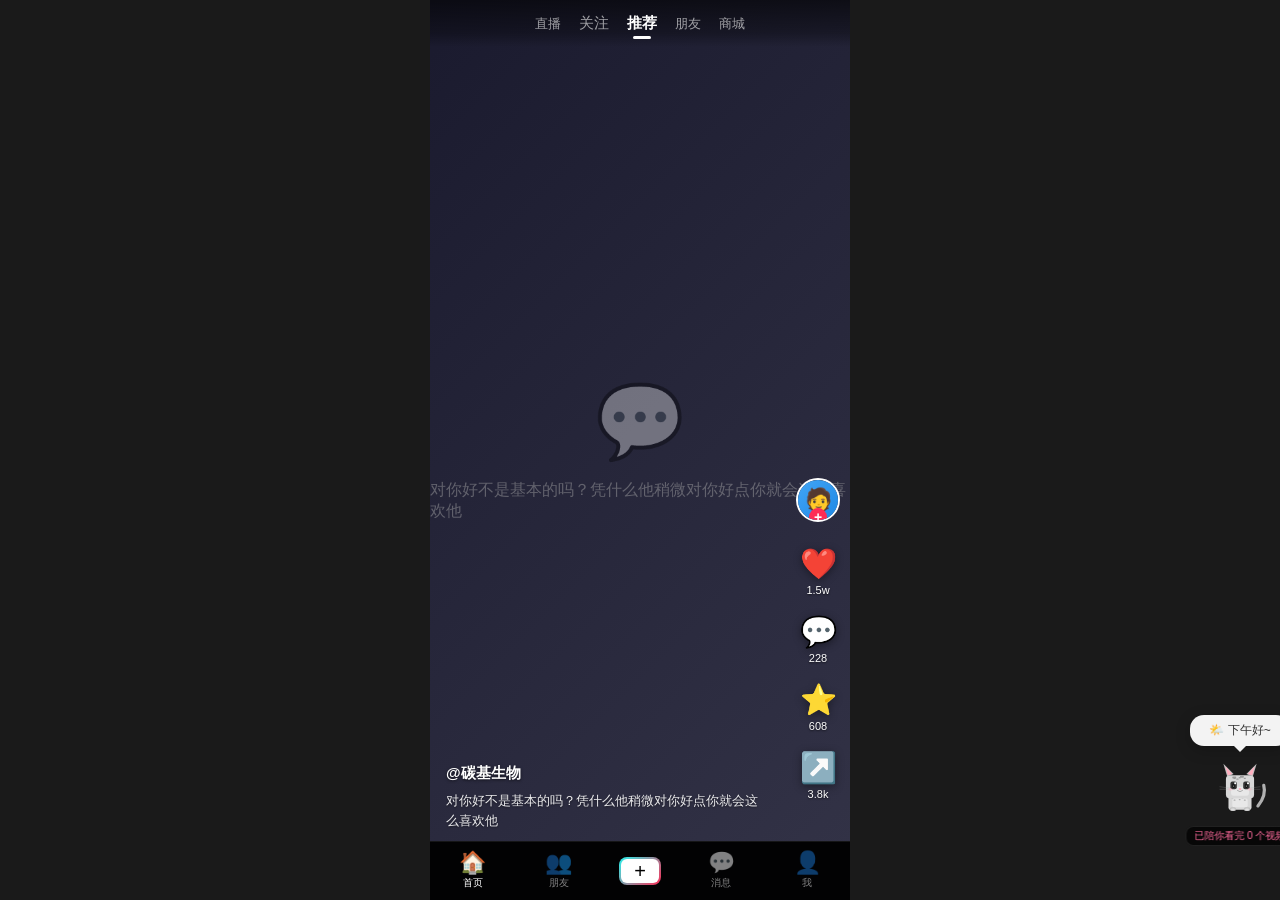
<file: index.html>
<!DOCTYPE html>
<html lang="zh-CN">
<head>
<meta charset="UTF-8">
<meta name="viewport" content="width=device-width, initial-scale=1.0, user-scalable=no">
<title>🐱 桌宠陪伴门户</title>
<link rel="stylesheet" href="css/style.css">
</head>
<body>

<!-- 顶部导航（抖音风格） -->
<div id="top-nav">
  <div class="nav-tab nav-tab-small" data-cat="live">直播</div>
  <div class="nav-tab" data-cat="follow" onclick="switchTab(this)">关注</div>
  <div class="nav-tab active" data-cat="recommend" onclick="switchTab(this)">推荐</div>
  <div class="nav-tab nav-tab-small" data-cat="friend">朋友</div>
  <div class="nav-tab nav-tab-small" data-cat="shop">商城</div>
</div>

<!-- 视频流主页 -->
<div id="video-feed">
  <div id="video-slider"></div>
</div>

<!-- 底部导航 -->
<div id="bottom-nav">
  <div class="bottom-nav-item active">
    <span class="nav-icon">🏠</span>
    <span class="nav-label">首页</span>
  </div>
  <div class="bottom-nav-item">
    <span class="nav-icon">👥</span>
    <span class="nav-label">朋友</span>
  </div>
  <div class="bottom-nav-add">
    <span>+</span>
  </div>
  <div class="bottom-nav-item">
    <span class="nav-icon">💬</span>
    <span class="nav-label">消息</span>
  </div>
  <div class="bottom-nav-item">
    <span class="nav-icon">👤</span>
    <span class="nav-label">我</span>
  </div>
</div>

<!-- 全屏分区页面 -->
<div id="category-page">
  <button class="category-close" onclick="closeCategoryPage()">✕</button>
  <div class="category-header">
    <div class="category-header-title">分区</div>
    <div class="category-header-sub">双击小猫可打开此页面</div>
  </div>
  <div class="category-section">
    <div class="category-section-title">推荐分区</div>
    <div class="category-grid">
      <div class="category-item" onclick="selectCategory('study')">
        <div class="category-icon icon-study">📚</div>
        <div class="category-label">学习区</div>
      </div>
      <div class="category-item" onclick="selectCategory('game')">
        <div class="category-icon icon-game">🎮</div>
        <div class="category-label">游戏区</div>
      </div>
      <div class="category-item" onclick="selectCategory('food')">
        <div class="category-icon icon-food">🍜</div>
        <div class="category-label">美食区</div>
      </div>
      <div class="category-item" onclick="selectCategory('fashion')">
        <div class="category-icon icon-fashion">👗</div>
        <div class="category-label">穿搭区</div>
      </div>
      <div class="category-item" onclick="selectCategory('music')">
        <div class="category-icon icon-music">🎵</div>
        <div class="category-label">音乐区</div>
      </div>
      <div class="category-item" onclick="selectCategory('dance')">
        <div class="category-icon icon-dance">💃</div>
        <div class="category-label">舞蹈区</div>
      </div>
      <div class="category-item" onclick="selectCategory('anime')">
        <div class="category-icon icon-anime">🎬</div>
        <div class="category-label">动画区</div>
      </div>
      <div class="category-item" onclick="selectCategory('tech')">
        <div class="category-icon icon-tech">💻</div>
        <div class="category-label">科技区</div>
      </div>
    </div>
  </div>
  <div class="category-section">
    <div class="category-section-title">更多分区</div>
    <div class="category-grid">
      <div class="category-item" onclick="selectCategory('fitness')">
        <div class="category-icon icon-fitness">💪</div>
        <div class="category-label">健身区</div>
      </div>
      <div class="category-item" onclick="selectCategory('travel')">
        <div class="category-icon icon-travel">✈️</div>
        <div class="category-label">旅行区</div>
      </div>
      <div class="category-item" onclick="selectCategory('knowledge')">
        <div class="category-icon icon-knowledge">💡</div>
        <div class="category-label">知识区</div>
      </div>
      <div class="category-item" onclick="selectCategory('vlog')">
        <div class="category-icon icon-vlog">📹</div>
        <div class="category-label">Vlog</div>
      </div>
      <div class="category-item" onclick="selectCategory('ai')">
        <div class="category-icon icon-ai">🤖</div>
        <div class="category-label">AI</div>
      </div>
      <div class="category-item" onclick="selectCategory('pet')">
        <div class="category-icon icon-pet">🐾</div>
        <div class="category-label">萌宠区</div>
      </div>
      <div class="category-item" onclick="selectCategory('film')">
        <div class="category-icon icon-film">🎥</div>
        <div class="category-label">影视区</div>
      </div>
      <div class="category-item" onclick="selectCategory('life')">
        <div class="category-icon icon-life">🌿</div>
        <div class="category-label">生活区</div>
      </div>
    </div>
  </div>
</div>

<!-- 悬浮窗桌宠 -->
<div id="pet-fab">
  <div id="speech-bubble"></div>
  <span class="sleep-zzz">Z</span>
  <span class="sleep-zzz">z</span>
  <span class="sleep-zzz">Z</span>
  <svg id="cat-svg" width="64" height="64" viewBox="0 0 100 100" xmlns="http://www.w3.org/2000/svg">
    <!-- 尾巴 -->
    <path class="cat-tail" d="M 78 78 Q 92 62 88 46" stroke="#B0B0B0" stroke-width="5" fill="none" stroke-linecap="round">
      <animateTransform attributeName="transform" type="rotate" values="0 78 78;8 78 78;0 78 78;-5 78 78;0 78 78" dur="2s" repeatCount="indefinite"/>
    </path>
    <!-- 身体 -->
    <g class="cat-body">
      <!-- 身体主体 - 灰白色 -->
      <rect x="32" y="62" width="36" height="22" rx="4" fill="#D8D8D8"/>
      <!-- 肚子 - 更浅 -->
      <rect x="38" y="66" width="24" height="14" rx="3" fill="#E8E8E8"/>
      <!-- 虎斑纹路 - 身体 -->
      <rect x="36" y="64" width="4" height="2" rx="1" fill="#999"/>
      <rect x="44" y="63" width="4" height="2" rx="1" fill="#999"/>
      <rect x="52" y="64" width="4" height="2" rx="1" fill="#999"/>
      <rect x="60" y="63" width="4" height="2" rx="1" fill="#999"/>
      <rect x="40" y="68" width="3" height="2" rx="1" fill="#888" opacity="0.6"/>
      <rect x="48" y="67" width="3" height="2" rx="1" fill="#888" opacity="0.6"/>
      <rect x="56" y="68" width="3" height="2" rx="1" fill="#888" opacity="0.6"/>
      <!-- 前爪 -->
      <rect x="34" y="80" width="10" height="6" rx="3" fill="#C0C0C0"/>
      <rect x="36" y="82" width="6" height="3" rx="1.5" fill="#E0E0E0"/>
      <rect x="56" y="80" width="10" height="6" rx="3" fill="#C0C0C0"/>
      <rect x="58" y="82" width="6" height="3" rx="1.5" fill="#E0E0E0"/>
    </g>
    <!-- 头部 -->
    <rect x="28" y="30" width="44" height="36" rx="6" fill="#D8D8D8"/>
    <!-- 头顶虎斑纹 -->
    <rect x="38" y="32" width="6" height="3" rx="1" fill="#999"/>
    <rect x="50" y="31" width="6" height="3" rx="1" fill="#999"/>
    <rect x="44" y="35" width="4" height="2" rx="1" fill="#888" opacity="0.7"/>
    <!-- 额头M纹 -->
    <rect x="40" y="34" width="3" height="2" fill="#999"/>
    <rect x="48" y="33" width="3" height="2" fill="#999"/>
    <rect x="56" y="34" width="3" height="2" fill="#999"/>
    <!-- 左耳 -->
    <polygon class="cat-ear-left" points="30,32 24,12 40,28" fill="#C0C0C0"/>
    <polygon class="cat-ear-left" points="31,30 27,16 38,28" fill="#FFB0C0"/>
    <!-- 右耳 -->
    <polygon class="cat-ear-right" points="70,32 76,12 60,28" fill="#C0C0C0"/>
    <polygon class="cat-ear-right" points="69,30 73,16 62,28" fill="#FFB0C0"/>
    <!-- 脸部白色区域 -->
    <rect x="36" y="48" width="28" height="14" rx="4" fill="#E8E8E8"/>
    <!-- 眼睛 - 大圆萌眼 -->
    <g id="cat-eyes">
      <rect class="cat-eye" x="35" y="40" width="10" height="12" rx="3" fill="#333"/>
      <rect class="cat-eye" x="55" y="40" width="10" height="12" rx="3" fill="#333"/>
      <!-- 瞳孔 -->
      <rect x="38" y="43" width="4" height="7" rx="2" fill="#111"/>
      <rect x="58" y="43" width="4" height="7" rx="2" fill="#111"/>
      <!-- 白色高光 -->
      <rect x="41" y="41" width="3" height="3" rx="1" fill="#fff"/>
      <rect x="61" y="41" width="3" height="3" rx="1" fill="#fff"/>
      <rect x="39" y="46" width="2" height="2" rx="1" fill="#fff" opacity="0.6"/>
      <rect x="59" y="46" width="2" height="2" rx="1" fill="#fff" opacity="0.6"/>
    </g>
    <!-- 鼻子 - 小粉色 -->
    <rect x="48" y="50" width="4" height="3" rx="1.5" fill="#FFB0C0"/>
    <!-- 嘴巴 -->
    <g id="cat-mouth">
      <path d="M 46 54 Q 50 58 54 54" stroke="#999" stroke-width="1.2" fill="none" stroke-linecap="round"/>
    </g>
    <!-- 胡须 -->
    <line x1="18" y1="48" x2="34" y2="50" stroke="#AAA" stroke-width="0.8" opacity="0.5"/>
    <line x1="18" y1="52" x2="34" y2="52" stroke="#AAA" stroke-width="0.8" opacity="0.5"/>
    <line x1="66" y1="50" x2="82" y2="48" stroke="#AAA" stroke-width="0.8" opacity="0.5"/>
    <line x1="66" y1="52" x2="82" y2="52" stroke="#AAA" stroke-width="0.8" opacity="0.5"/>
    <!-- 腮红 - 粉色 -->
    <rect x="32" y="50" width="6" height="4" rx="2" fill="#FFB0C0" opacity="0.4"/>
    <rect x="62" y="50" width="6" height="4" rx="2" fill="#FFB0C0" opacity="0.4"/>
  </svg>
  <div id="companion-tag">已陪你看完 <span id="video-count">0</span> 个视频</div>
</div>

<!-- AI对话面板 -->
<div id="ai-chat-panel">
  <div class="ai-chat-header">
    <div class="ai-chat-title">🐱 小猫助手</div>
    <button class="ai-chat-close" onclick="closeAiChat()">✕</button>
  </div>
  <div class="ai-chat-messages" id="ai-messages"></div>
  <div class="ai-chat-input-bar">
    <input class="ai-chat-input" id="ai-input" type="text" placeholder="和小猫聊聊天..." maxlength="200" onkeydown="if(event.key==='Enter')sendAiMessage()">
    <button class="ai-chat-send" id="ai-send-btn" onclick="sendAiMessage()">↑</button>
  </div>
</div>

<!-- 圆形菜单 -->
<div id="circle-menu">
  <div class="menu-item" data-category="study" onclick="selectCategory('study')">
    <span class="menu-icon">📚</span>
    <span>学习区</span>
  </div>
  <div class="menu-item" data-category="game" onclick="selectCategory('game')">
    <span class="menu-icon">🎮</span>
    <span>游戏区</span>
  </div>
  <div class="menu-item" data-category="food" onclick="selectCategory('food')">
    <span class="menu-icon">🍜</span>
    <span>美食区</span>
  </div>
  <div class="menu-item" data-category="fashion" onclick="selectCategory('fashion')">
    <span class="menu-icon">👗</span>
    <span>穿搭区</span>
  </div>
</div>

<script src="js/app.js"></script>
</body>
</html>
</file>
<file: css/style.css>
/* ========== 全局重置 ========== */
* { margin: 0; padding: 0; box-sizing: border-box; }
html, body {
  width: 100%; height: 100%;
  overflow: hidden;
  font-family: 'Segoe UI', 'PingFang SC', 'Microsoft YaHei', sans-serif;
  background: #000;
  user-select: none;
  -webkit-user-select: none;
  -webkit-tap-highlight-color: transparent;
}

/* ========== 顶部导航栏（抖音风格） ========== */
#top-nav {
  position: fixed;
  top: 0; left: 0; right: 0;
  z-index: 100;
  display: flex;
  align-items: center;
  justify-content: center;
  padding: 10px 16px;
  padding-top: max(10px, env(safe-area-inset-top));
  background: linear-gradient(to bottom, rgba(0,0,0,0.6) 0%, rgba(0,0,0,0.3) 70%, transparent 100%);
  gap: 18px;
}
.nav-tab {
  font-size: 15px;
  color: rgba(255,255,255,0.6);
  cursor: pointer;
  padding: 4px 0;
  position: relative;
  transition: color 0.25s, transform 0.2s;
  white-space: nowrap;
}
.nav-tab.active {
  color: #fff;
  font-weight: 700;
}
.nav-tab.active::after {
  content: '';
  position: absolute;
  bottom: -2px;
  left: 50%; transform: translateX(-50%);
  width: 18px; height: 3px;
  background: #fff;
  border-radius: 2px;
}
.nav-tab:hover { color: rgba(255,255,255,0.85); }
.nav-tab:active { transform: scale(0.95); }
.nav-tab-small { font-size: 13px; }

/* ========== 视频流（默认全屏主页） ========== */
#video-feed {
  position: fixed;
  top: 0; left: 0;
  width: 100%; height: 100vh;
  background: #000;
  z-index: 1;
  overflow: hidden;
}
#video-slider {
  width: 100%; height: 100vh;
  transition: transform 0.45s cubic-bezier(0.25, 0.46, 0.45, 0.94);
}
.video-slide {
  width: 100%; height: 100vh;
  position: relative;
  display: flex;
  align-items: center;
  justify-content: center;
  overflow: hidden;
}
.video-slide video {
  width: 100%; height: 100%;
  object-fit: cover;
}
.video-placeholder {
  width: 100%; height: 100%;
  display: flex;
  flex-direction: column;
  align-items: center;
  justify-content: center;
  color: #aaa;
  gap: 16px;
}
.video-placeholder .placeholder-icon { font-size: 72px; opacity: 0.35; }
.video-placeholder .placeholder-text { font-size: 16px; opacity: 0.45; }

/* 视频底部信息 */
.video-info {
  position: absolute;
  bottom: 70px; left: 0; right: 70px;
  padding: 0 16px;
  color: #fff;
  z-index: 5;
}
.video-info .video-author {
  font-size: 15px;
  font-weight: 600;
  margin-bottom: 8px;
  text-shadow: 0 1px 3px rgba(0,0,0,0.6);
}
.video-info .video-desc {
  font-size: 13px;
  opacity: 0.9;
  line-height: 1.5;
  display: -webkit-box;
  -webkit-line-clamp: 2;
  -webkit-box-orient: vertical;
  overflow: hidden;
  text-shadow: 0 1px 2px rgba(0,0,0,0.5);
}

/* 右侧操作栏 */
.video-actions {
  position: absolute;
  right: 10px;
  bottom: 100px;
  display: flex;
  flex-direction: column;
  align-items: center;
  gap: 18px;
  z-index: 5;
}
.video-action-btn {
  display: flex;
  flex-direction: column;
  align-items: center;
  gap: 3px;
  color: #fff;
  cursor: pointer;
  transition: transform 0.2s;
}
.video-action-btn:hover { transform: scale(1.15); }
.video-action-btn:active { transform: scale(0.9); }
.video-action-btn .action-icon {
  font-size: 30px;
  filter: drop-shadow(0 2px 4px rgba(0,0,0,0.4));
}
.video-action-btn .action-count {
  font-size: 11px;
  text-shadow: 0 1px 2px rgba(0,0,0,0.6);
}
.video-action-avatar {
  width: 44px; height: 44px;
  border-radius: 50%;
  border: 2px solid #fff;
  overflow: hidden;
  position: relative;
  margin-bottom: 6px;
}
.video-action-avatar .avatar-bg {
  width: 100%; height: 100%;
  display: flex;
  align-items: center;
  justify-content: center;
  font-size: 22px;
}
.video-action-avatar .avatar-follow {
  position: absolute;
  bottom: -6px; left: 50%;
  transform: translateX(-50%);
  width: 18px; height: 18px;
  border-radius: 50%;
  background: #fe2c55;
  color: #fff;
  font-size: 14px;
  display: flex;
  align-items: center;
  justify-content: center;
  font-weight: 700;
  line-height: 1;
}

/* 底部导航栏 */
#bottom-nav {
  position: fixed;
  bottom: 0; left: 0; right: 0;
  z-index: 100;
  display: flex;
  align-items: center;
  justify-content: space-around;
  padding: 6px 0;
  padding-bottom: max(6px, env(safe-area-inset-bottom));
  background: rgba(0,0,0,0.95);
  border-top: 1px solid rgba(255,255,255,0.08);
}
.bottom-nav-item {
  display: flex;
  flex-direction: column;
  align-items: center;
  gap: 2px;
  cursor: pointer;
  padding: 4px 12px;
  color: rgba(255,255,255,0.5);
  transition: color 0.2s;
}
.bottom-nav-item.active { color: #fff; }
.bottom-nav-item .nav-icon { font-size: 22px; line-height: 1; }
.bottom-nav-item .nav-label { font-size: 10px; }
.bottom-nav-add {
  width: 42px; height: 28px;
  border-radius: 8px;
  background: linear-gradient(135deg, #25f4ee, #fe2c55);
  display: flex;
  align-items: center;
  justify-content: center;
  position: relative;
  cursor: pointer;
}
.bottom-nav-add::before {
  content: '';
  position: absolute;
  inset: 2px;
  background: #fff;
  border-radius: 6px;
}
.bottom-nav-add span {
  position: relative;
  z-index: 1;
  font-size: 20px;
  color: #000;
  font-weight: 300;
}

/* 暂停图标 */
.video-pause-icon {
  position: absolute;
  top: 50%; left: 50%;
  transform: translate(-50%, -50%) scale(0);
  font-size: 64px;
  color: rgba(255,255,255,0.75);
  z-index: 6;
  pointer-events: none;
  transition: transform 0.25s cubic-bezier(0.34, 1.56, 0.64, 1), opacity 0.3s;
  opacity: 0;
}
.video-pause-icon.show {
  transform: translate(-50%, -50%) scale(1);
  opacity: 1;
}

/* 爱心飘动 */
.heart-float {
  position: absolute;
  font-size: 36px;
  pointer-events: none;
  z-index: 8;
  animation: heartFloatUp 1.2s ease-out forwards;
}
@keyframes heartFloatUp {
  0% { opacity: 1; transform: scale(0.3) translateY(0) rotate(0deg); }
  30% { opacity: 1; transform: scale(1.2) translateY(-30px) rotate(-10deg); }
  60% { opacity: 0.8; transform: scale(1) translateY(-80px) rotate(10deg); }
  100% { opacity: 0; transform: scale(0.8) translateY(-140px) rotate(-5deg); }
}

/* ========== 全屏分区页面 ========== */
#category-page {
  position: fixed;
  top: 0; left: 0;
  width: 100%; height: 100%;
  background: #111;
  z-index: 600;
  display: none;
  overflow-y: auto;
  overflow-x: hidden;
  -webkit-overflow-scrolling: touch;
}
#category-page.show { display: block; }
.category-header {
  padding: 20px 20px 8px;
  position: sticky;
  top: 0;
  z-index: 10;
  background: linear-gradient(to bottom, #111 80%, transparent);
}
.category-header-title {
  font-size: 20px;
  font-weight: 700;
  color: #fff;
  margin-bottom: 4px;
}
.category-header-sub {
  font-size: 12px;
  color: #666;
}
.category-section {
  padding: 8px 16px 0;
}
.category-section-title {
  font-size: 14px;
  font-weight: 600;
  color: #999;
  margin-bottom: 14px;
  padding-left: 4px;
}
.category-grid {
  display: grid;
  grid-template-columns: repeat(4, 1fr);
  gap: 6px 0;
  margin-bottom: 24px;
}
.category-item {
  display: flex;
  flex-direction: column;
  align-items: center;
  justify-content: center;
  padding: 12px 4px 10px;
  cursor: pointer;
  border-radius: 12px;
  transition: background 0.2s, transform 0.15s;
  gap: 8px;
}
.category-item:hover { background: rgba(255,255,255,0.06); }
.category-item:active { transform: scale(0.92); background: rgba(255,255,255,0.1); }
.category-icon {
  width: 48px; height: 48px;
  border-radius: 14px;
  display: flex;
  align-items: center;
  justify-content: center;
  font-size: 26px;
}
.category-label {
  font-size: 12px;
  color: #ccc;
  text-align: center;
  line-height: 1.3;
}
.category-close {
  position: fixed;
  top: 20px; right: 20px;
  width: 36px; height: 36px;
  border-radius: 50%;
  background: rgba(255,255,255,0.1);
  border: none;
  color: #fff;
  font-size: 20px;
  cursor: pointer;
  display: flex;
  align-items: center;
  justify-content: center;
  z-index: 20;
}
.category-close:hover { background: rgba(255,255,255,0.2); }

/* 图标背景色 */
.icon-study { background: linear-gradient(135deg, #42a5f5, #1e88e5); }
.icon-game { background: linear-gradient(135deg, #ab47bc, #8e24aa); }
.icon-food { background: linear-gradient(135deg, #ef5350, #e53935); }
.icon-fashion { background: linear-gradient(135deg, #ec407a, #d81b60); }
.icon-music { background: linear-gradient(135deg, #ffa726, #fb8c00); }
.icon-dance { background: linear-gradient(135deg, #26c6da, #00acc1); }
.icon-anime { background: linear-gradient(135deg, #66bb6a, #43a047); }
.icon-tech { background: linear-gradient(135deg, #78909c, #546e7a); }
.icon-fitness { background: linear-gradient(135deg, #ff7043, #f4511e); }
.icon-travel { background: linear-gradient(135deg, #29b6f6, #039be5); }
.icon-knowledge { background: linear-gradient(135deg, #ffca28, #ffb300); }
.icon-vlog { background: linear-gradient(135deg, #8d6e63, #6d4c41); }
.icon-ai { background: linear-gradient(135deg, #7e57c2, #5e35b1); }
.icon-pet { background: linear-gradient(135deg, #a1887f, #8d6e63); }
.icon-film { background: linear-gradient(135deg, #5c6bc0, #3949ab); }
.icon-life { background: linear-gradient(135deg, #4db6ac, #00897b); }

/* ========== 悬浮窗桌宠 ========== */
#pet-fab {
  position: fixed;
  z-index: 500;
  cursor: grab;
  touch-action: none;
  transition: transform 0.4s cubic-bezier(0.34, 1.56, 0.64, 1), opacity 0.3s;
}
#pet-fab:active { cursor: grabbing; }
/* 侧边框吸附隐藏 */
#pet-fab.snapped-left {
  transform: translateX(calc(-100% + 14px));
  cursor: pointer;
}
#pet-fab.snapped-right {
  transform: translateX(calc(100% - 14px));
  cursor: pointer;
}
#pet-fab.snapped-left .cat-body,
#pet-fab.snapped-right .cat-body { animation: none; }
#pet-fab.snapped-left .cat-eye,
#pet-fab.snapped-right .cat-eye { animation: none; }

/* ========== 小猫 SVG 动画 ========== */
.cat-body { animation: catBreathe 3.2s infinite ease-in-out; transform-origin: center bottom; }
@keyframes catBreathe {
  0%, 100% { transform: scaleY(1) translateY(0); }
  50% { transform: scaleY(1.02) translateY(-1px); }
}
.cat-eye { animation: catBlink 10s infinite ease-in-out; transform-origin: center center; }
@keyframes catBlink {
  0%, 8%, 12%, 100% { transform: scaleY(1); }
  10% { transform: scaleY(0.05); }
}
.cat-eye-happy { animation: eyeHappy 0.8s infinite ease-in-out !important; }
@keyframes eyeHappy {
  0%, 100% { transform: scaleY(1) rotate(0deg); }
  50% { transform: scaleY(0.6) rotate(-5deg); }
}

/* ========== 气泡 ========== */
#speech-bubble {
  position: absolute;
  bottom: calc(100% + 10px);
  left: 50%;
  transform: translateX(-50%) scale(0);
  background: rgba(255,255,255,0.95);
  backdrop-filter: blur(12px);
  -webkit-backdrop-filter: blur(12px);
  border-radius: 14px;
  padding: 7px 12px;
  min-width: 100px;
  max-width: 180px;
  text-align: center;
  font-size: 12px;
  color: #333;
  box-shadow: 0 4px 16px rgba(0,0,0,0.2);
  transition: transform 0.35s cubic-bezier(0.34, 1.56, 0.64, 1), opacity 0.3s;
  opacity: 0;
  pointer-events: none;
  white-space: normal;
  line-height: 1.4;
}
#speech-bubble.show { transform: translateX(-50%) scale(1); opacity: 1; }
#speech-bubble::after {
  content: '';
  position: absolute;
  bottom: -6px; left: 50%;
  transform: translateX(-50%);
  width: 0; height: 0;
  border-left: 6px solid transparent;
  border-right: 6px solid transparent;
  border-top: 6px solid rgba(255,255,255,0.95);
}

/* ========== 陪伴计数标签 ========== */
#companion-tag {
  position: absolute;
  bottom: -22px;
  left: 50%;
  transform: translateX(-50%);
  background: rgba(0,0,0,0.7);
  backdrop-filter: blur(8px);
  -webkit-backdrop-filter: blur(8px);
  border-radius: 8px;
  padding: 2px 8px;
  font-size: 10px;
  color: #ff6b9d;
  white-space: nowrap;
  border: 1px solid rgba(255,255,255,0.1);
}

/* ========== 多动作动画 ========== */
/* 伸懒腰动画 */
@keyframes catStretch {
  0%, 100% { transform: translateY(0) scaleY(1); }
  30% { transform: translateY(-3px) scaleY(1.08); }
  60% { transform: translateY(1px) scaleY(0.95); }
}
.cat-stretching { animation: catStretch 1.5s ease-in-out; }

/* 玩球动画 */
@keyframes catPlay {
  0%, 100% { transform: translateX(0) rotate(0deg); }
  25% { transform: translateX(3px) rotate(5deg); }
  50% { transform: translateX(-2px) rotate(-3deg); }
  75% { transform: translateX(2px) rotate(3deg); }
}
.cat-playing { animation: catPlay 0.8s ease-in-out 3; }

/* 喝水动画 */
@keyframes catDrink {
  0%, 100% { transform: rotate(0deg); }
  30% { transform: rotate(8deg) translateY(2px); }
  60% { transform: rotate(-3deg); }
}
.cat-drinking { animation: catDrink 1.2s ease-in-out 2; }

/* 探头动画 */
@keyframes catPeek {
  0%, 100% { transform: translateY(0); }
  40% { transform: translateY(-6px); }
  70% { transform: translateY(-4px); }
}
.cat-peeking { animation: catPeek 1s ease-in-out 2; }

/* 打哈欠动画 */
@keyframes catYawn {
  0%, 100% { transform: scaleY(1); }
  40% { transform: scaleY(1.3); }
  70% { transform: scaleY(1.1); }
}
.cat-yawning { animation: catYawn 1.5s ease-in-out; }

/* 晚安/睡觉动画 */
@keyframes catSleep {
  0%, 100% { transform: translateY(0) scaleY(1); }
  50% { transform: translateY(1px) scaleY(0.97); }
}
.cat-sleeping-anim { animation: catSleep 2.5s ease-in-out infinite; }

.sleep-zzz {
  position: absolute;
  top: -8px; right: -2px;
  font-size: 12px;
  color: #7c4dff;
  opacity: 0;
  pointer-events: none;
}
.sleep-zzz.active { animation: zzzFloat 2s infinite ease-in-out; }
@keyframes zzzFloat {
  0% { opacity: 0; transform: translate(0, 0) scale(0.5); }
  30% { opacity: 1; }
  100% { opacity: 0; transform: translate(12px, -25px) scale(1.1); }
}
.sleep-zzz:nth-child(2).active { animation-delay: 0.7s; }
.sleep-zzz:nth-child(3).active { animation-delay: 1.4s; }

/* ========== 圆形菜单 ========== */
#circle-menu {
  position: fixed;
  z-index: 499;
  pointer-events: none;
  opacity: 0;
  transition: opacity 0.3s;
}
#circle-menu.show { pointer-events: auto; opacity: 1; }
.menu-item {
  position: absolute;
  width: 62px; height: 62px;
  border-radius: 50%;
  display: flex;
  flex-direction: column;
  align-items: center;
  justify-content: center;
  background: rgba(30,30,30,0.92);
  backdrop-filter: blur(14px);
  -webkit-backdrop-filter: blur(14px);
  border: 1px solid rgba(255,255,255,0.08);
  box-shadow: 0 4px 16px rgba(0,0,0,0.4);
  cursor: pointer;
  transition: transform 0.4s cubic-bezier(0.34, 1.56, 0.64, 1), box-shadow 0.2s, background 0.2s;
  font-size: 10px;
  color: #ccc;
  gap: 2px;
  transform: scale(0);
}
.menu-item .menu-icon { font-size: 20px; line-height: 1; }
#circle-menu.show .menu-item { transform: scale(1); }
.menu-item:hover {
  background: rgba(50,50,50,0.95);
  box-shadow: 0 6px 24px rgba(0,0,0,0.5);
  transform: scale(1.12) !important;
  color: #fff;
}
.menu-item:active { transform: scale(0.95) !important; }

/* ========== AI对话面板 ========== */
#ai-chat-panel {
  position: fixed;
  bottom: 70px;
  left: 50%;
  transform: translateX(-50%) translateY(100%);
  width: calc(100% - 24px);
  max-width: 380px;
  height: 55vh;
  max-height: 420px;
  background: rgba(24,24,24,0.96);
  backdrop-filter: blur(20px);
  -webkit-backdrop-filter: blur(20px);
  border-radius: 20px 20px 0 0;
  border: 1px solid rgba(255,255,255,0.08);
  z-index: 550;
  display: flex;
  flex-direction: column;
  transition: transform 0.4s cubic-bezier(0.34, 1.56, 0.64, 1), opacity 0.3s;
  opacity: 0;
  pointer-events: none;
  overflow: hidden;
}
#ai-chat-panel.show {
  transform: translateX(-50%) translateY(0);
  opacity: 1;
  pointer-events: auto;
}
.ai-chat-header {
  display: flex;
  align-items: center;
  justify-content: space-between;
  padding: 14px 16px 10px;
  border-bottom: 1px solid rgba(255,255,255,0.06);
}
.ai-chat-title {
  font-size: 15px;
  font-weight: 600;
  color: #fff;
  display: flex;
  align-items: center;
  gap: 6px;
}
.ai-chat-close {
  width: 28px; height: 28px;
  border-radius: 50%;
  background: rgba(255,255,255,0.08);
  border: none;
  color: #999;
  font-size: 16px;
  cursor: pointer;
  display: flex;
  align-items: center;
  justify-content: center;
}
.ai-chat-close:hover { background: rgba(255,255,255,0.15); color: #fff; }
.ai-chat-messages {
  flex: 1;
  overflow-y: auto;
  padding: 12px 16px;
  display: flex;
  flex-direction: column;
  gap: 10px;
}
.ai-chat-messages::-webkit-scrollbar { width: 3px; }
.ai-chat-messages::-webkit-scrollbar-thumb { background: rgba(255,255,255,0.1); border-radius: 3px; }
.ai-msg {
  max-width: 80%;
  padding: 10px 14px;
  border-radius: 16px;
  font-size: 14px;
  line-height: 1.5;
  word-break: break-word;
}
.ai-msg.cat {
  align-self: flex-start;
  background: rgba(255,255,255,0.08);
  color: #e0e0e0;
  border-bottom-left-radius: 4px;
}
.ai-msg.user {
  align-self: flex-end;
  background: linear-gradient(135deg, #667eea, #764ba2);
  color: #fff;
  border-bottom-right-radius: 4px;
}
.ai-msg-typing {
  align-self: flex-start;
  background: rgba(255,255,255,0.08);
  color: #888;
  font-size: 13px;
  padding: 8px 14px;
  border-radius: 16px;
  border-bottom-left-radius: 4px;
}
.ai-chat-input-bar {
  display: flex;
  align-items: center;
  gap: 8px;
  padding: 10px 12px;
  padding-bottom: max(10px, env(safe-area-inset-bottom));
  border-top: 1px solid rgba(255,255,255,0.06);
}
.ai-chat-input {
  flex: 1;
  background: rgba(255,255,255,0.06);
  border: 1px solid rgba(255,255,255,0.08);
  border-radius: 20px;
  padding: 8px 14px;
  font-size: 14px;
  color: #fff;
  outline: none;
  font-family: inherit;
}
.ai-chat-input::placeholder { color: #666; }
.ai-chat-input:focus { border-color: rgba(255,255,255,0.2); }
.ai-chat-send {
  width: 36px; height: 36px;
  border-radius: 50%;
  background: linear-gradient(135deg, #667eea, #764ba2);
  border: none;
  color: #fff;
  font-size: 18px;
  cursor: pointer;
  display: flex;
  align-items: center;
  justify-content: center;
  flex-shrink: 0;
  transition: transform 0.15s, opacity 0.15s;
}
.ai-chat-send:hover { transform: scale(1.08); }
.ai-chat-send:active { transform: scale(0.92); }
.ai-chat-send:disabled { opacity: 0.4; cursor: default; transform: none; }

@media (max-width: 600px) {
  #ai-chat-panel { width: 100%; border-radius: 16px 16px 0 0; bottom: 60px; }
}

/* ========== 响应式 ========== */
@media (max-width: 600px) {
  .nav-tab { font-size: 14px; gap: 14px; }
  .nav-tab-small { font-size: 12px; }
  .video-info .video-desc { font-size: 12px; }
  .video-action-btn .action-icon { font-size: 26px; }
  .video-action-avatar { width: 40px; height: 40px; }
  .video-action-avatar .avatar-bg { font-size: 20px; }
  #speech-bubble { min-width: 90px; max-width: 160px; font-size: 11px; padding: 6px 10px; }
  #companion-tag { font-size: 9px; }
  .menu-item { width: 56px; height: 56px; font-size: 9px; }
  .menu-item .menu-icon { font-size: 18px; }
  .category-grid { gap: 2px 0; }
  .category-item { padding: 10px 2px 8px; gap: 6px; }
  .category-icon { width: 44px; height: 44px; font-size: 22px; border-radius: 12px; }
  .category-label { font-size: 11px; }
}
@media (min-width: 601px) {
  #video-feed { max-width: 420px; left: 50%; transform: translateX(-50%); border-radius: 0; }
  #top-nav { max-width: 420px; left: 50%; transform: translateX(-50%); }
  #bottom-nav { max-width: 420px; left: 50%; transform: translateX(-50%); }
  body { background: #1a1a1a; }
}
</file>
